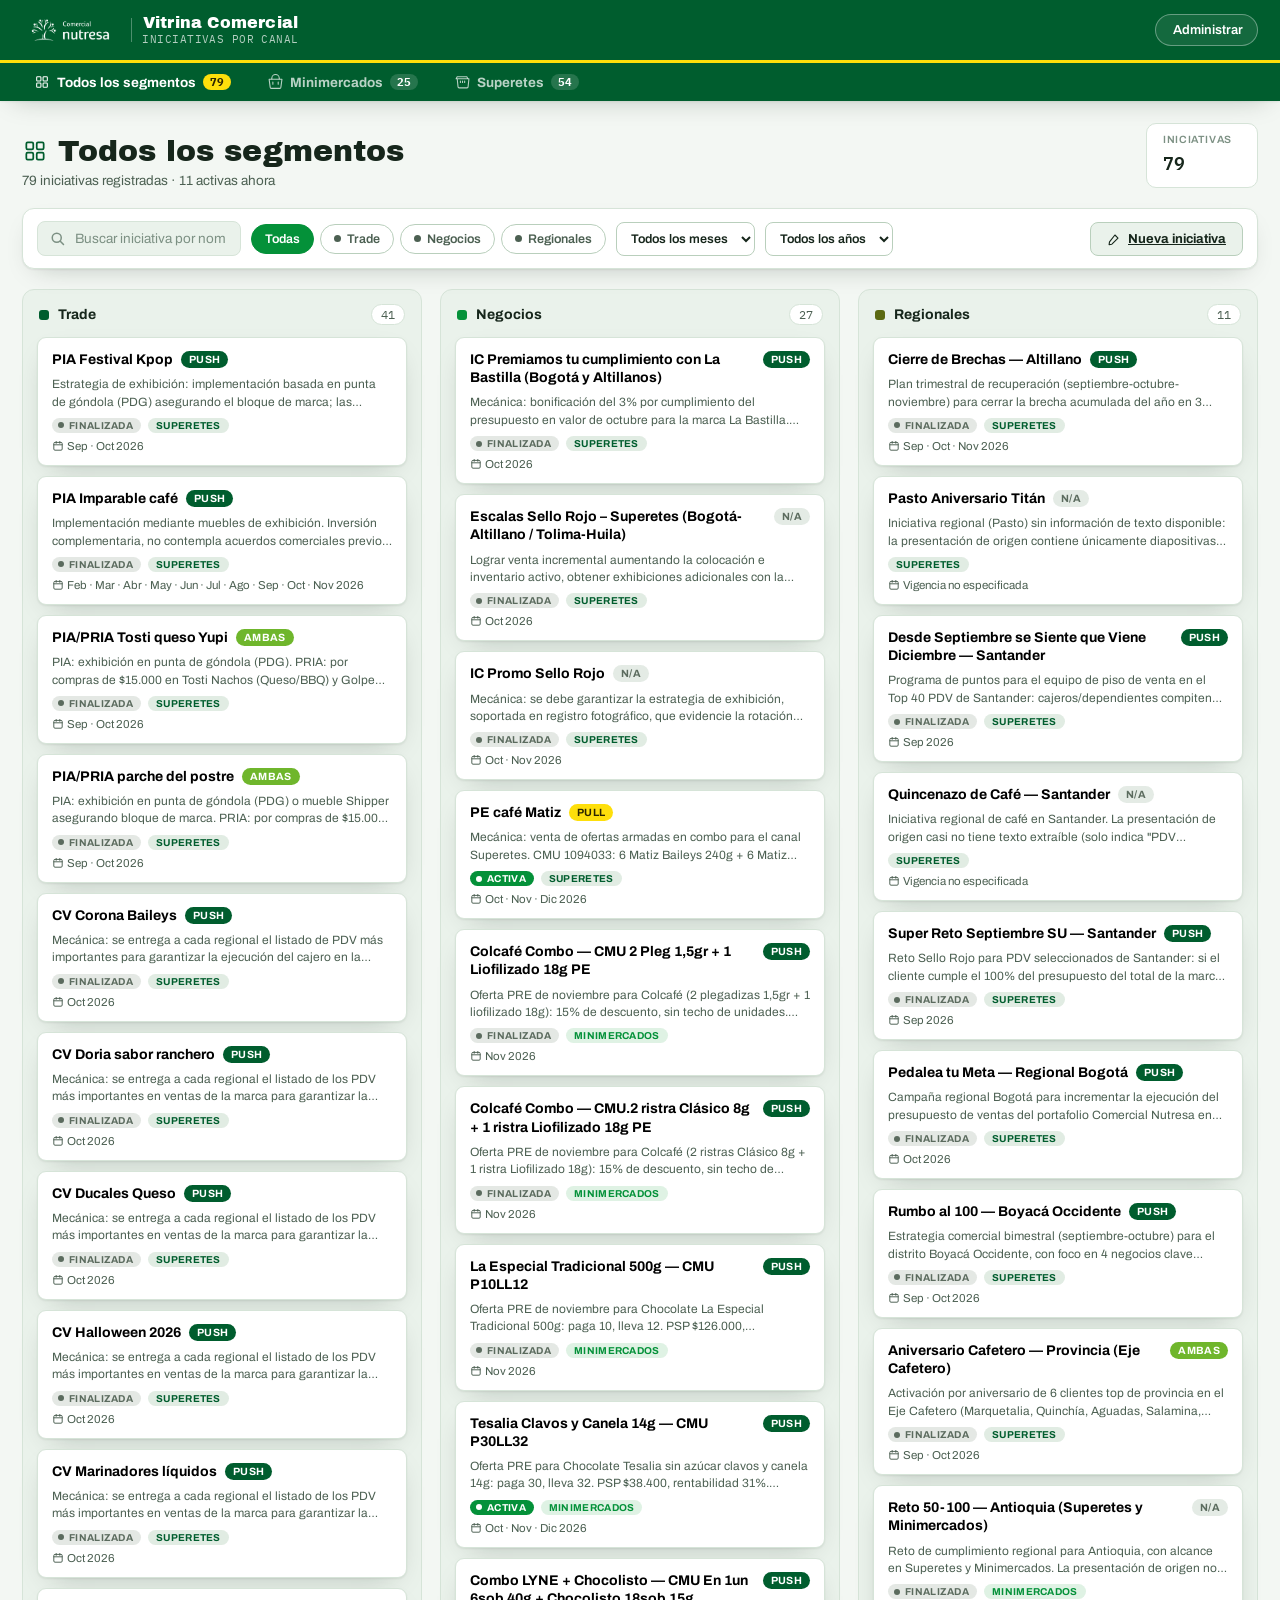
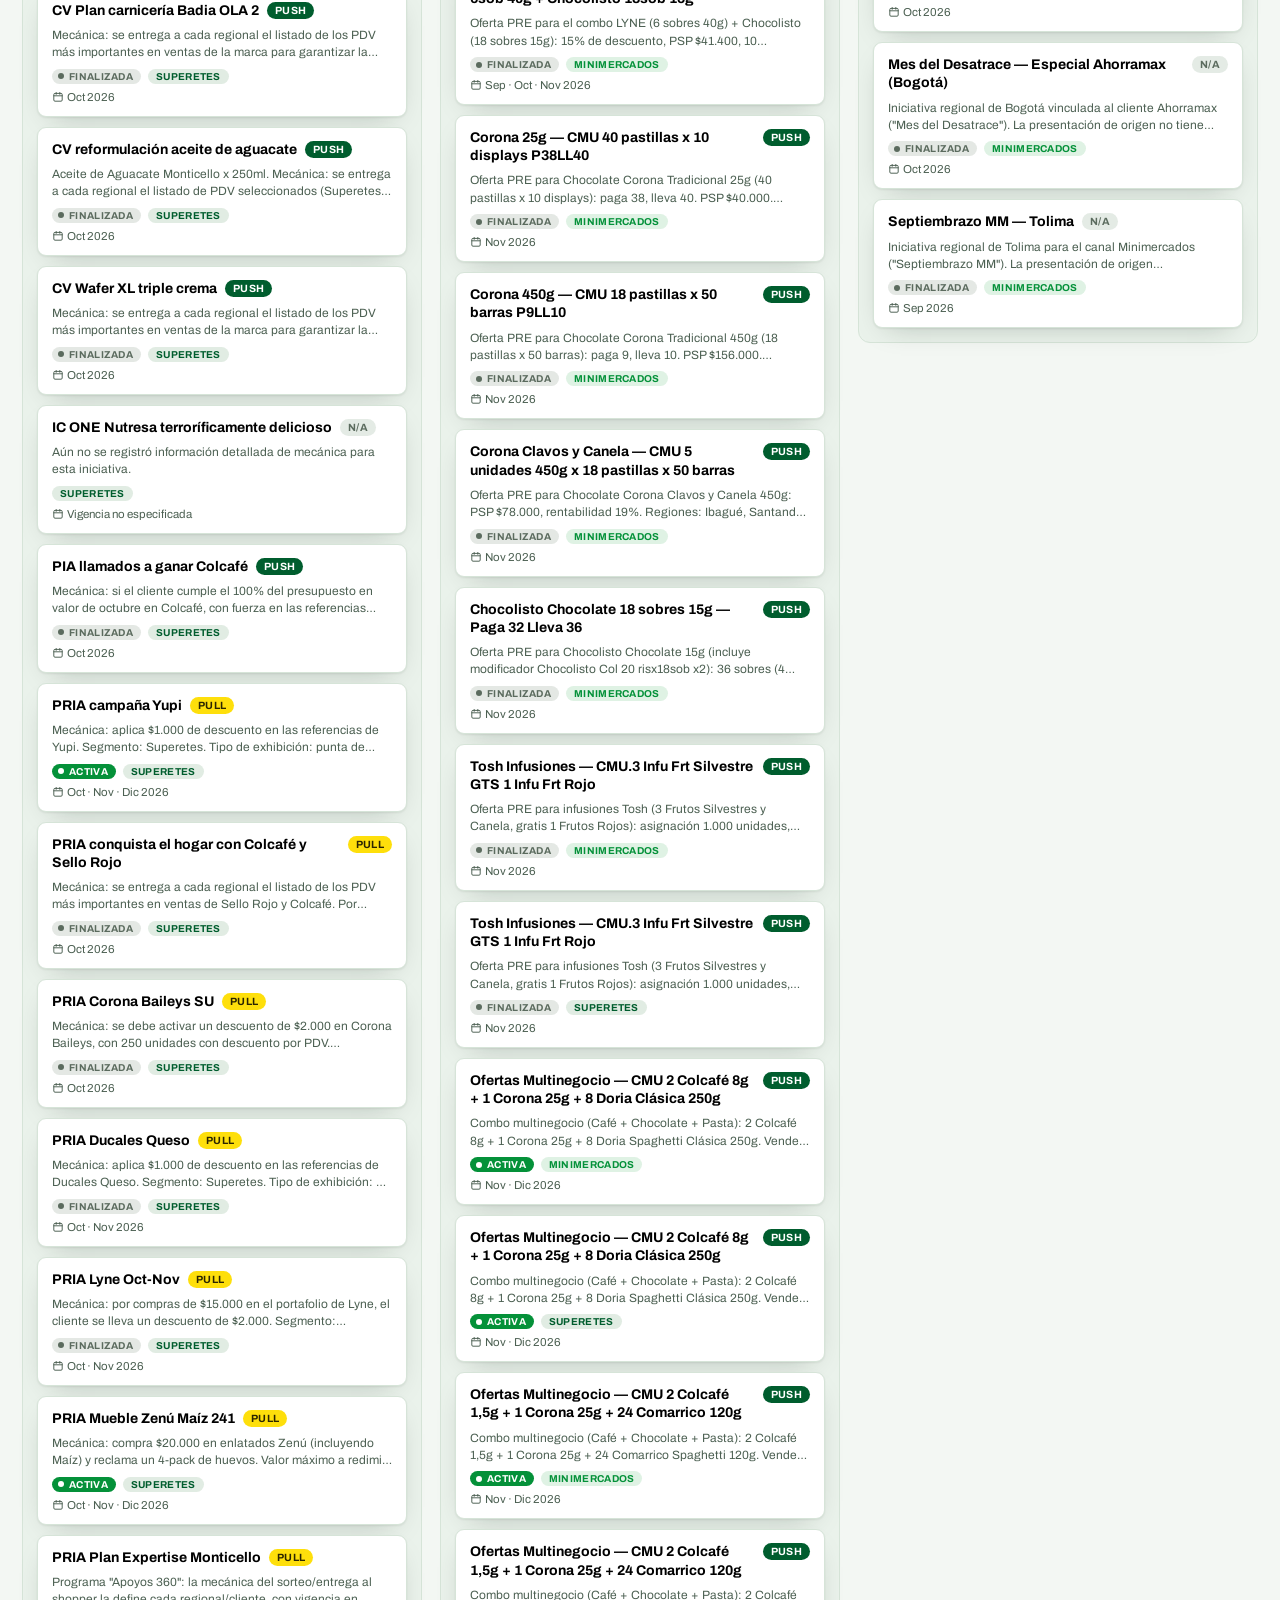
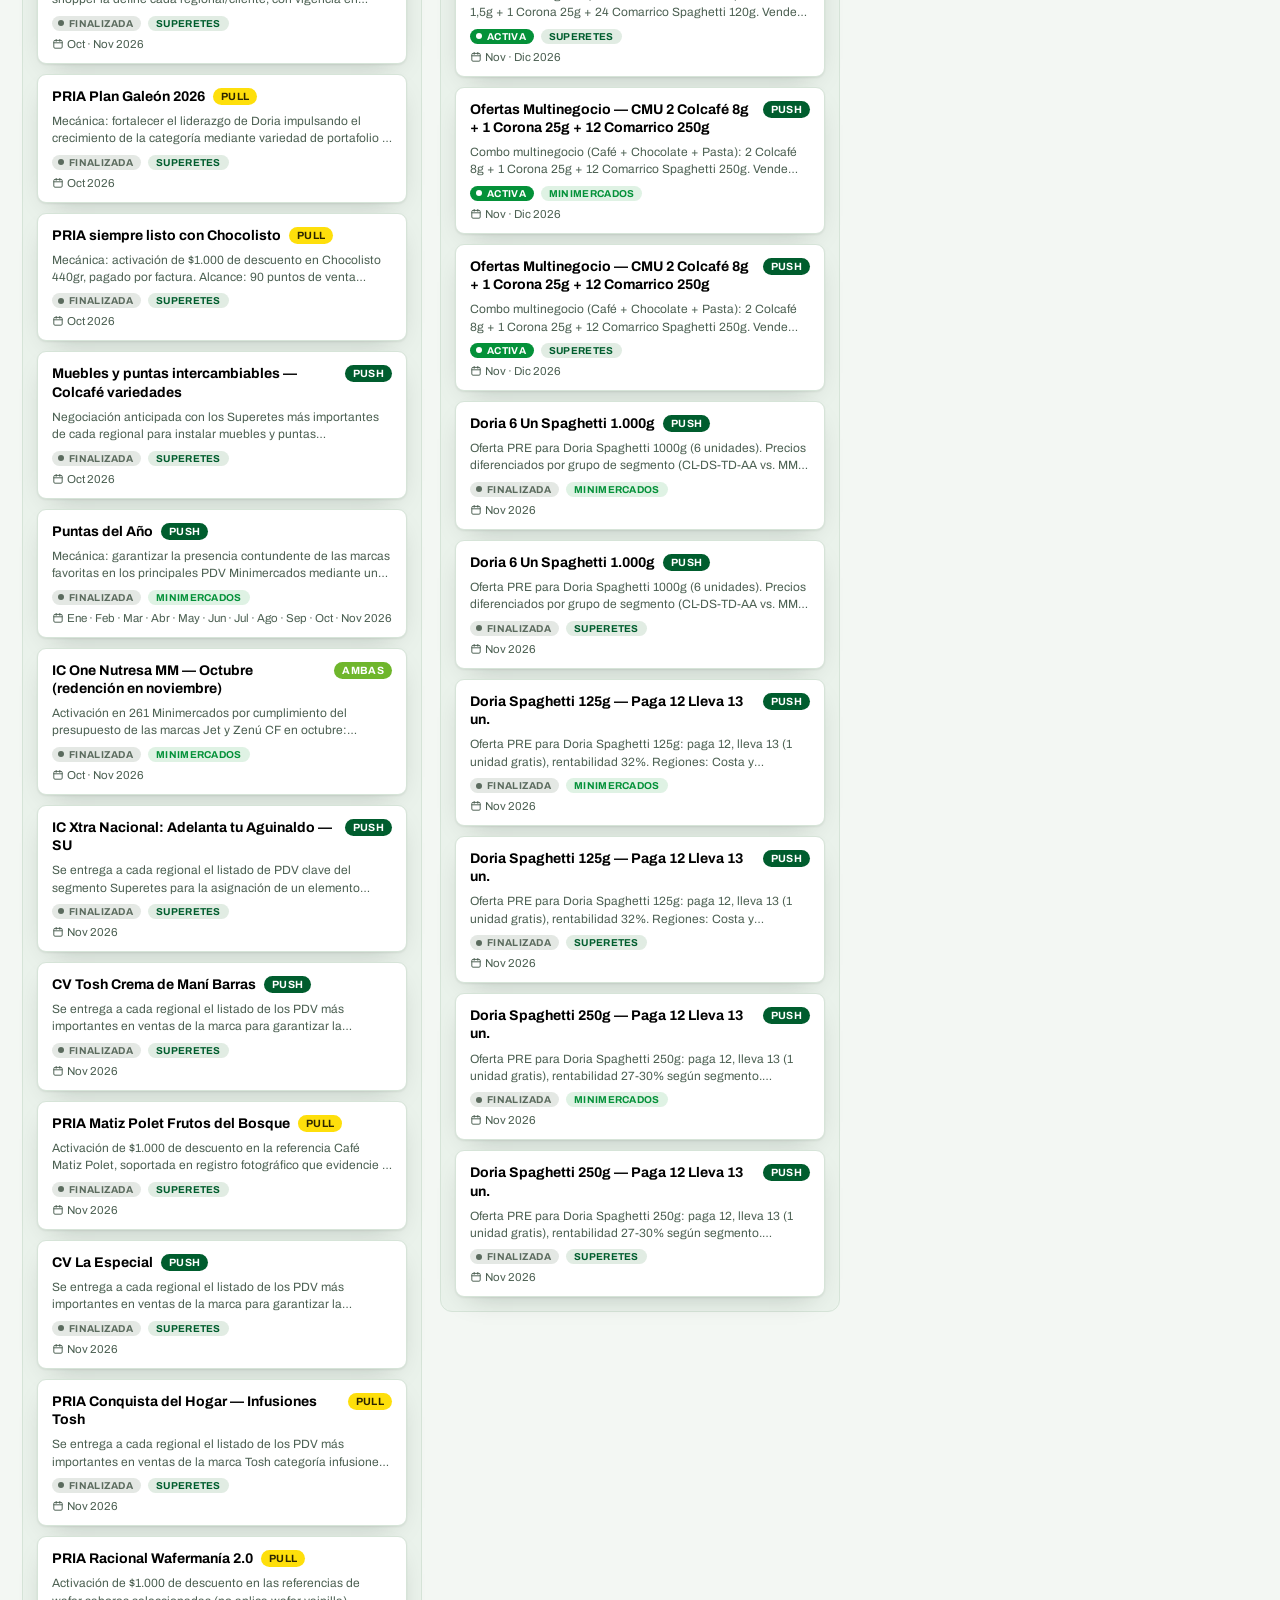
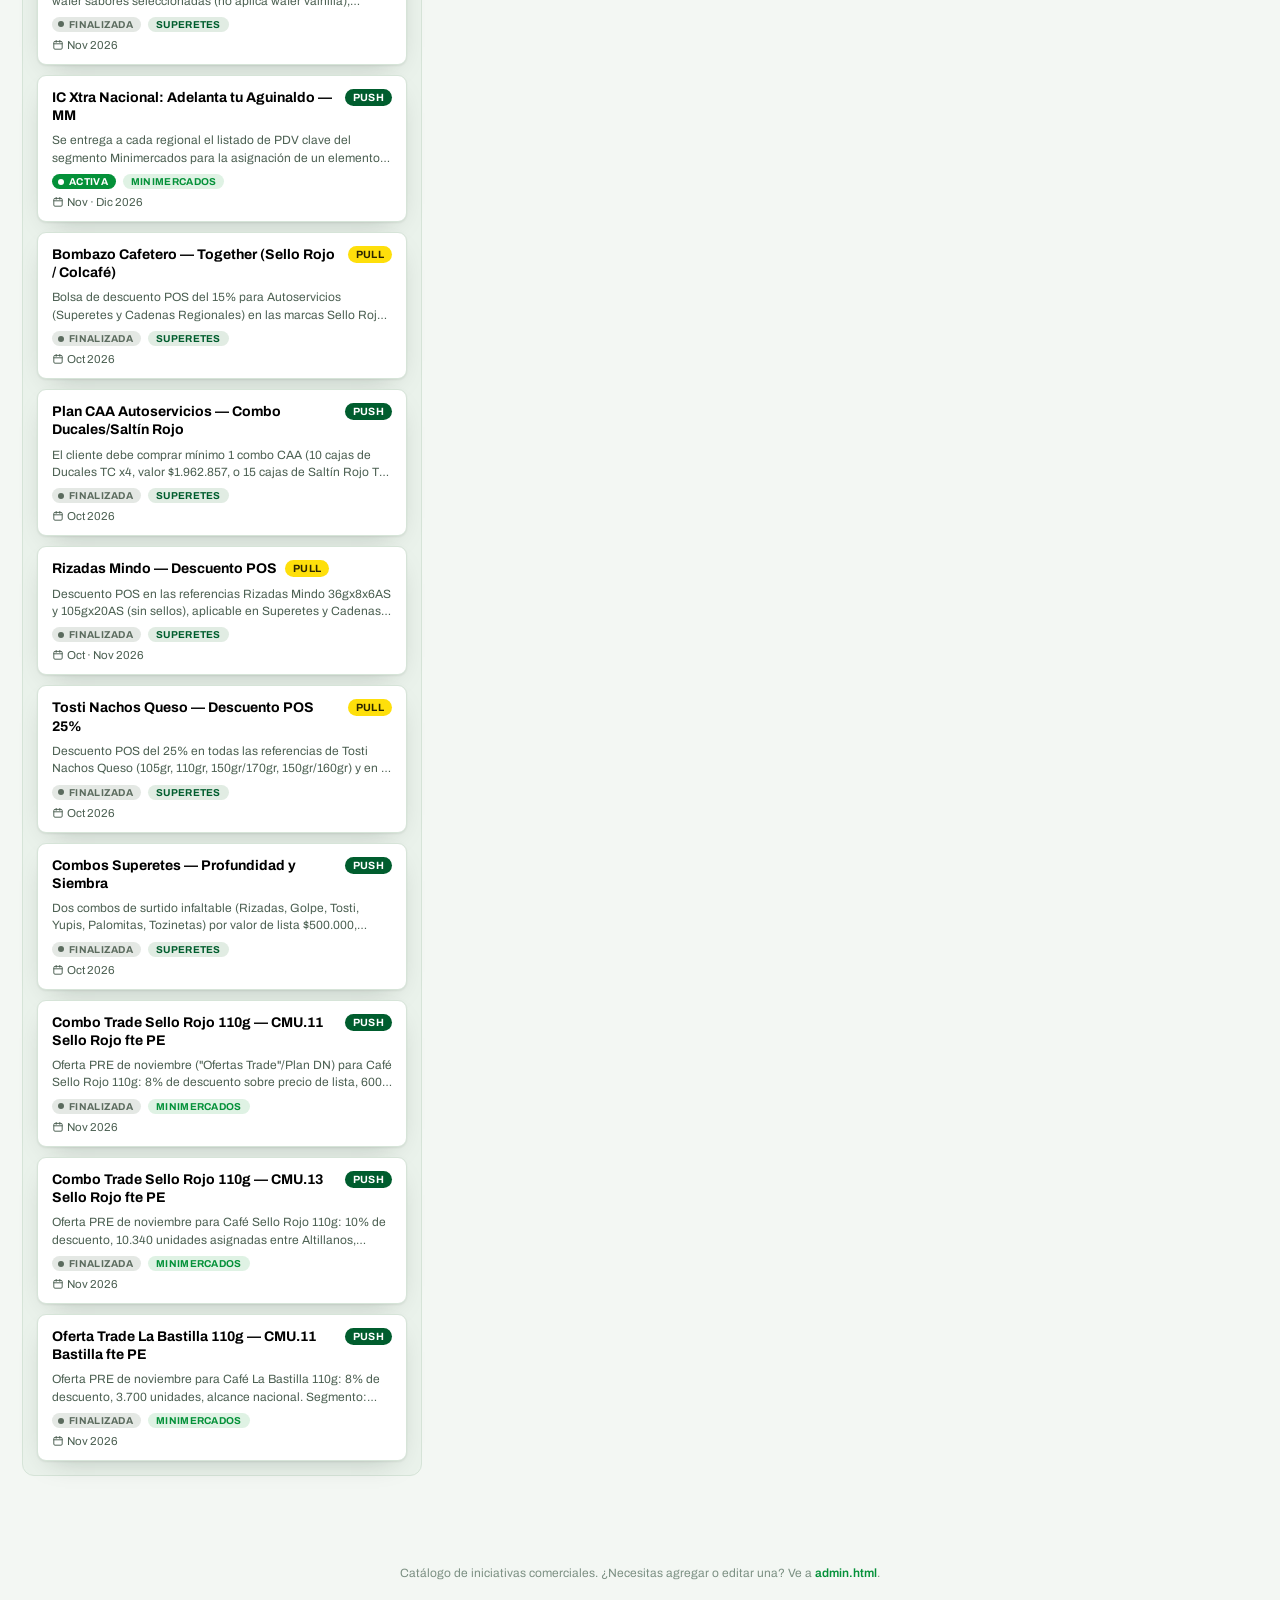
<file: index.html>
<!DOCTYPE html>
<html lang="es">
<head>
  <meta charset="UTF-8" />
  <meta name="viewport" content="width=device-width, initial-scale=1.0" />
  <title>Vitrina Comercial</title>
  <link rel="manifest" href="manifest.json" />
  <meta name="theme-color" content="#005d2e" />
  <link rel="icon" href="icons/icon-192.png" />
  <link rel="apple-touch-icon" href="icons/icon-192.png" />
  <link rel="preconnect" href="https://fonts.googleapis.com">
  <link rel="stylesheet" href="https://fonts.googleapis.com/css2?family=Archivo:wght@400;500;600;700&family=Archivo+Black&family=IBM+Plex+Mono:wght@400;500;600&display=swap">
  <link rel="stylesheet" href="css/style.css" />
</head>
<body>
  <div id="app"></div>
  <script src="js/app.js"></script>
</body>
</html>
</file>
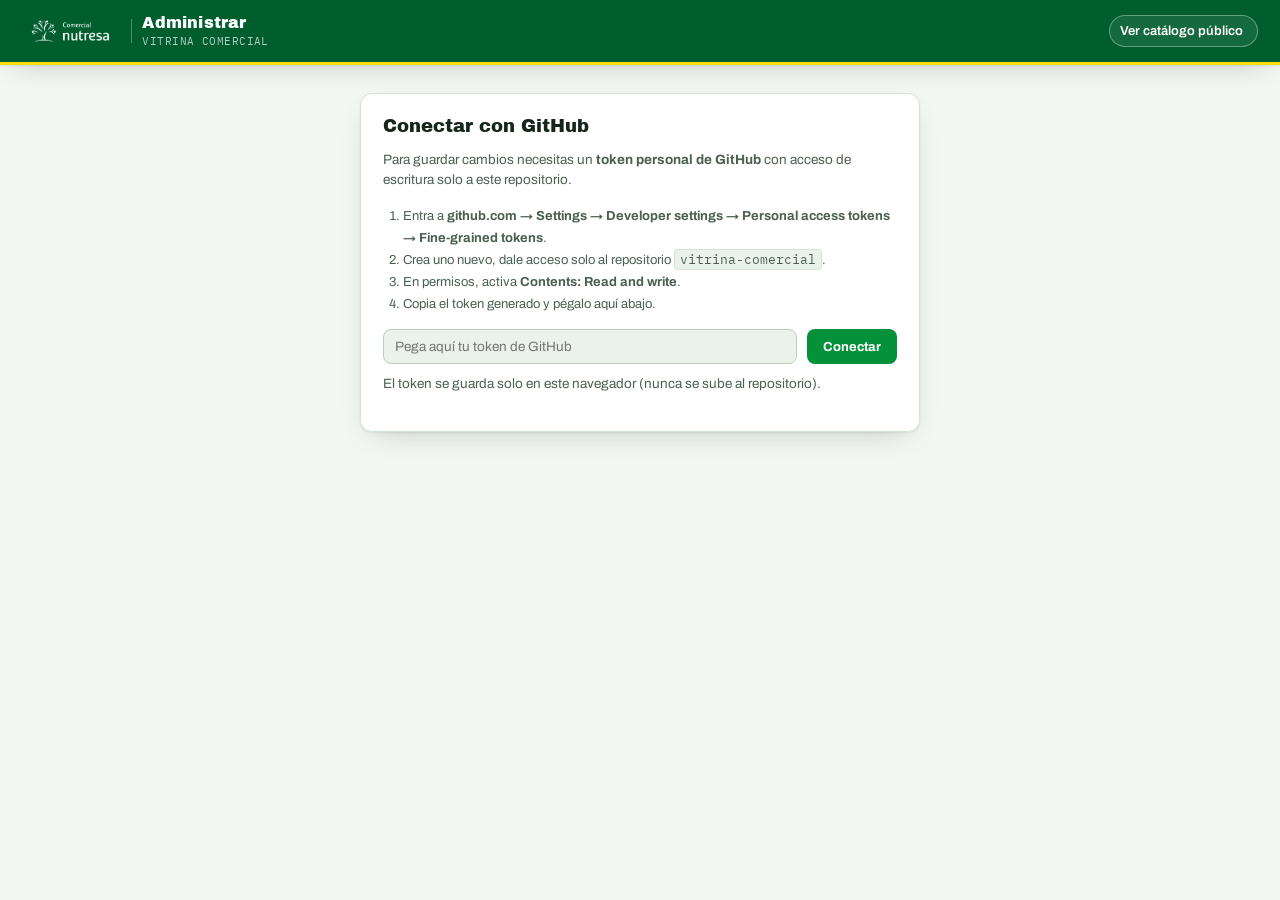
<file: admin.html>
<!DOCTYPE html>
<html lang="es">
<head>
  <meta charset="UTF-8" />
  <meta name="viewport" content="width=device-width, initial-scale=1.0" />
  <title>Administrar Vitrina Comercial</title>
  <link rel="icon" href="icons/icon-192.png" />
  <link rel="preconnect" href="https://fonts.googleapis.com">
  <link rel="stylesheet" href="https://fonts.googleapis.com/css2?family=Archivo:wght@400;500;600;700&family=Archivo+Black&family=IBM+Plex+Mono:wght@400;500;600&display=swap">
  <link rel="stylesheet" href="css/style.css" />
  <link rel="stylesheet" href="css/admin.css" />
</head>
<body>
  <header class="topbar">
    <div class="topbar-inner">
      <div class="brand" style="cursor:default;">
        <img class="brand-logo" src="images/logo-nutresa.png" alt="Nutresa">
        <span class="brand-div"></span>
        <span><span class="brand-name">Administrar</span><br><span class="brand-sub">Vitrina Comercial</span></span>
      </div>
      <div class="topbar-spacer"></div>
      <a class="admin-link" href="index.html">Ver catálogo público</a>
    </div>
  </header>

  <main class="admin-wrap">
    <section id="login-box" class="panel">
      <h2>Conectar con GitHub</h2>
      <p>Para guardar cambios necesitas un <strong>token personal de GitHub</strong> con acceso de escritura solo a este repositorio.</p>
      <ol class="steps">
        <li>Entra a <strong>github.com → Settings → Developer settings → Personal access tokens → Fine-grained tokens</strong>.</li>
        <li>Crea uno nuevo, dale acceso solo al repositorio <code>vitrina-comercial</code>.</li>
        <li>En permisos, activa <strong>Contents: Read and write</strong>.</li>
        <li>Copia el token generado y pégalo aquí abajo.</li>
      </ol>
      <div class="row">
        <input type="password" id="token-input" placeholder="Pega aquí tu token de GitHub" />
        <button id="btn-save-token" class="btn-primary">Conectar</button>
      </div>
      <p class="hint">El token se guarda solo en este navegador (nunca se sube al repositorio).</p>
    </section>

    <section id="app-box" hidden>
      <div class="admin-toolbar">
        <input type="search" id="admin-buscador" placeholder="Buscar iniciativa por nombre o id..." />
        <button id="btn-nuevo" class="btn-primary">+ Nueva iniciativa</button>
        <button id="btn-logout" class="btn-secondary">Cerrar sesión</button>
      </div>

      <div class="admin-layout">
        <div class="panel admin-list" id="admin-list"></div>

        <div class="panel admin-form" id="admin-form-box" hidden>
          <h2 id="form-title">Editar iniciativa</h2>
          <form id="initiative-form">
            <label>Id (único, sin espacios) *
              <input type="text" name="id" required placeholder="ej: t24" />
            </label>
            <label>Nombre de la iniciativa *
              <input type="text" name="nombre" required />
            </label>

            <div class="choice-row">
              <div>
                <span class="section-title">Canal</span>
                <div class="chip-choice" data-field="segmento">
                  <button type="button" data-value="minimercados">Minimercados</button>
                  <button type="button" data-value="superetes">Superetes</button>
                </div>
              </div>
              <div>
                <span class="section-title">Creada por</span>
                <div class="chip-choice" data-field="creador">
                  <button type="button" data-value="trade">Trade</button>
                  <button type="button" data-value="negocio">Negocios</button>
                  <button type="button" data-value="regional">Regionales</button>
                </div>
              </div>
              <div>
                <span class="section-title">Push / Pull</span>
                <div class="chip-choice" data-field="tipo">
                  <button type="button" data-value="push">Push</button>
                  <button type="button" data-value="pull">Pull</button>
                  <button type="button" data-value="push_pull">Ambas</button>
                  <button type="button" data-value="na">N/A</button>
                </div>
              </div>
            </div>

            <label>Resumen / mecánica
              <textarea name="resumen" rows="5"></textarea>
            </label>
            <label>Fecha de vigencia (texto)
              <input type="text" name="vigenciaTexto" placeholder="ej: 1 al 31 de octubre" />
            </label>

            <span class="section-title">Meses activos</span>
            <div class="month-grid" id="month-grid">
              <button type="button" data-m="1">Ene</button><button type="button" data-m="2">Feb</button>
              <button type="button" data-m="3">Mar</button><button type="button" data-m="4">Abr</button>
              <button type="button" data-m="5">May</button><button type="button" data-m="6">Jun</button>
              <button type="button" data-m="7">Jul</button><button type="button" data-m="8">Ago</button>
              <button type="button" data-m="9">Sep</button><button type="button" data-m="10">Oct</button>
              <button type="button" data-m="11">Nov</button><button type="button" data-m="12">Dic</button>
            </div>

            <label>Año
              <input type="number" name="anio" />
            </label>
            <label>Link a la presentación
              <input type="url" name="link" placeholder="https://docs.google.com/presentation/…" />
            </label>

            <div class="imagen-field">
              <span class="section-title">Imagen de la iniciativa (opcional)</span>
              <img id="preview-imagen" src="images/placeholder.svg" alt="" />
              <input type="file" id="file-imagen" accept="image/*" />
              <button type="button" id="btn-quitar-imagen" class="btn-secondary small">Quitar imagen</button>
            </div>

            <div class="form-actions">
              <button type="submit" class="btn-primary" id="btn-guardar">Guardar cambios</button>
              <button type="button" class="btn-danger" id="btn-eliminar">Eliminar iniciativa</button>
              <button type="button" class="btn-secondary" id="btn-cancelar">Cancelar</button>
            </div>
            <p id="form-status" class="hint"></p>
          </form>
        </div>
      </div>
    </section>
  </main>

  <script src="js/admin.js"></script>
</body>
</html>
</file>
<file: css/style.css>
:root{
  /* Paleta corporativa Nutresa — valores exactos de la guía de marca */
  --nutresa-dark:#005d2e; --nutresa-mid:#049139; --nutresa-lime:#c7d421;
  --nutresa-yellow:#fedf0b; --nutresa-light:#6fb62c;
  /* Derivado accesible del lima para texto/íconos (el lima puro falla contraste como texto) */
  --nutresa-olive:#5c6a12;

  --bg:#F3F7F3; --surface:#FFFFFF; --surface-2:#EAF2EB; --surface-3:#DCEADD;
  --ink:#16261B; --ink-dim:#4C6052; --ink-faint:#7C9083;
  --line:#D6E4D8; --line-strong:#B9CFBC;
  --accent:var(--nutresa-mid); --accent-dim:#DCF0E2; --accent-ink:#FFFFFF;

  --push:#FFFFFF; --push-bg:var(--nutresa-dark);
  --pull:#2B2500; --pull-bg:var(--nutresa-yellow);
  --ambas:#FFFFFF; --ambas-bg:var(--nutresa-light);
  --na:#5B6B5E; --na-bg:#E4EBE5;

  --trade:var(--nutresa-dark); --trade-bg:#E1ECE3;
  --negocio:var(--nutresa-mid); --negocio-bg:#DFF2E4;
  --regional:var(--nutresa-olive); --regional-bg:#F4F6D4;

  --status-activa:#FFFFFF; --status-activa-bg:var(--nutresa-mid);
  --status-proxima:#2B2500; --status-proxima-bg:var(--nutresa-yellow);
  --status-finalizada:#5B6B5E; --status-finalizada-bg:#E4E8E4;

  --danger:#A13838; --danger-bg:#F6DEDE;
  --shadow:0 1px 2px rgba(10,30,16,.07),0 10px 28px -14px rgba(10,30,16,.28);
  --radius:12px;
}
@media (prefers-color-scheme: dark){
  :root:not([data-theme="light"]){
    --bg:#0E1612; --surface:#16211A; --surface-2:#1C2920; --surface-3:#243226;
    --ink:#E7EFE8; --ink-dim:#A9BBAD; --ink-faint:#74887A;
    --line:#2B3A2E; --line-strong:#3C4F3F;
    --accent:#3FCB7A; --accent-dim:#1C3326; --accent-ink:#06130C;

    --push:#0B1C12; --push-bg:#5FD993;
    --pull:#2B2500; --pull-bg:var(--nutresa-yellow);
    --ambas:#0B1C12; --ambas-bg:#8FD95E;
    --na:#A7AFA2; --na-bg:#242B25;

    --trade:#6FE0A0; --trade-bg:#1C3326;
    --negocio:#5FD993; --negocio-bg:#1A3024;
    --regional:#D8E35A; --regional-bg:#2C3016;

    --status-activa:#0B1C12; --status-activa-bg:#5FD993;
    --status-proxima:#2B2500; --status-proxima-bg:var(--nutresa-yellow);
    --status-finalizada:#A7AFA2; --status-finalizada-bg:#262B25;

    --danger:#E09292; --danger-bg:#3A2020;
    --shadow:0 1px 2px rgba(0,0,0,.4),0 10px 28px -14px rgba(0,0,0,.7);
  }
}
:root[data-theme="dark"]{
  --bg:#0E1612; --surface:#16211A; --surface-2:#1C2920; --surface-3:#243226;
  --ink:#E7EFE8; --ink-dim:#A9BBAD; --ink-faint:#74887A;
  --line:#2B3A2E; --line-strong:#3C4F3F;
  --accent:#3FCB7A; --accent-dim:#1C3326; --accent-ink:#06130C;

  --push:#0B1C12; --push-bg:#5FD993;
  --pull:#2B2500; --pull-bg:var(--nutresa-yellow);
  --ambas:#0B1C12; --ambas-bg:#8FD95E;
  --na:#A7AFA2; --na-bg:#242B25;

  --trade:#6FE0A0; --trade-bg:#1C3326;
  --negocio:#5FD993; --negocio-bg:#1A3024;
  --regional:#D8E35A; --regional-bg:#2C3016;

  --status-activa:#0B1C12; --status-activa-bg:#5FD993;
  --status-proxima:#2B2500; --status-proxima-bg:var(--nutresa-yellow);
  --status-finalizada:#A7AFA2; --status-finalizada-bg:#262B25;

  --danger:#E09292; --danger-bg:#3A2020;
  --shadow:0 1px 2px rgba(0,0,0,.4),0 10px 28px -14px rgba(0,0,0,.7);
}

*{box-sizing:border-box;}
html,body{height:100%;}
body{
  margin:0; background:var(--bg); color:var(--ink);
  font-family:'Archivo',system-ui,sans-serif;
  -webkit-font-smoothing:antialiased;
}
h1,h2,h3{font-family:'Archivo Black',system-ui,sans-serif; font-weight:400; margin:0;}
.mono{font-family:'IBM Plex Mono',ui-monospace,monospace; font-variant-numeric:tabular-nums;}
a{color:inherit;}
button{font-family:inherit;}
::selection{background:var(--accent); color:var(--accent-ink);}
:focus-visible{outline:2px solid var(--accent); outline-offset:2px;}
@media (prefers-reduced-motion: reduce){ *{animation-duration:.001ms !important; transition-duration:.001ms !important;} }

#app{min-height:100vh; display:flex; flex-direction:column;}

/* ---------- header + tabs ---------- */
.topbar{
  background:var(--nutresa-dark); color:#fff;
  position:sticky; top:0; z-index:20; box-shadow:var(--shadow);
}
.topbar-inner{
  display:flex; align-items:center; gap:14px; padding:14px 22px;
  border-bottom:3px solid var(--nutresa-yellow);
}
.brand{display:flex; align-items:center; gap:10px; cursor:pointer; background:none; border:none; padding:0; color:inherit;}
.brand-logo{height:28px; width:auto; flex:none; filter:brightness(0) invert(1);}
.brand-div{width:1px; height:24px; background:rgba(255,255,255,.3);}
.brand-name{font-family:'Archivo Black'; font-size:16px; letter-spacing:.2px;}
.brand-sub{font-size:11px; color:rgba(255,255,255,.7); font-family:'IBM Plex Mono'; letter-spacing:.04em; text-transform:uppercase;}
.topbar-spacer{flex:1;}
.admin-link{
  display:flex; align-items:center; gap:7px; border:1px solid rgba(255,255,255,.35);
  background:rgba(255,255,255,.08); color:#fff; border-radius:999px; padding:8px 14px 8px 10px;
  font-size:13px; font-weight:600; text-decoration:none;
}
.admin-link:hover{background:rgba(255,255,255,.18);}

.tabbar{display:flex; gap:4px; padding:0 18px; overflow-x:auto; background:var(--nutresa-dark);}
.tab{
  display:flex; align-items:center; gap:7px; padding:11px 16px; border:none; background:none;
  color:rgba(255,255,255,.72); font-size:13.5px; font-weight:700; cursor:pointer; white-space:nowrap;
  border-bottom:3px solid transparent; margin-bottom:-3px;
}
.tab svg{width:16px; height:16px;}
.tab .tab-count{
  font-family:'IBM Plex Mono'; font-size:11px; background:rgba(255,255,255,.15); border-radius:999px;
  padding:1px 7px; color:#fff;
}
.tab[data-active="true"]{color:#fff; border-bottom-color:var(--nutresa-yellow);}
.tab[data-active="true"] .tab-count{background:var(--nutresa-yellow); color:#2B2500;}
.tab:hover{color:#fff;}

main{flex:1; width:100%;}

/* ---------- segment view ---------- */
.segview{max-width:1320px; margin:0 auto; padding:22px 22px 90px;}
.segview-head{display:flex; flex-wrap:wrap; align-items:flex-end; justify-content:space-between; gap:18px; margin-bottom:20px;}
.segview-title{font-size:clamp(22px,3vw,30px); display:flex; align-items:center; gap:10px;}
.segview-title svg{width:26px; height:26px; color:var(--seg-color,var(--nutresa-dark));}
.segview-sub{color:var(--ink-dim); font-size:13.5px; margin-top:6px;}

.kpis{display:flex; gap:10px; flex-wrap:wrap;}
.kpi{background:var(--surface); border:1px solid var(--line); border-radius:10px; padding:10px 16px; min-width:112px;}
.kpi-label{font-size:10.5px; text-transform:uppercase; letter-spacing:.06em; color:var(--ink-faint); font-weight:600;}
.kpi-value{font-family:'IBM Plex Mono'; font-size:18px; font-weight:600; margin-top:2px;}

.toolbar{
  display:flex; flex-wrap:wrap; gap:10px; align-items:center;
  background:var(--surface); border:1px solid var(--line); border-radius:var(--radius);
  padding:12px 14px; margin-bottom:20px; position:sticky; top:98px; z-index:10; box-shadow:var(--shadow);
}
.search-box{display:flex; align-items:center; gap:8px; background:var(--surface-2); border:1px solid var(--line); border-radius:8px; padding:8px 12px; flex:1; min-width:180px;}
.search-box svg{width:15px; height:15px; color:var(--ink-faint); flex:none;}
.search-box input{border:none; background:none; outline:none; font-size:13.5px; color:var(--ink); width:100%; font-family:inherit;}
.search-box input::placeholder{color:var(--ink-faint);}

.pillgroup{display:flex; gap:6px; flex-wrap:wrap;}
.pill{border:1px solid var(--line-strong); background:var(--surface); color:var(--ink-dim); border-radius:999px; padding:7px 13px; font-size:12.5px; font-weight:600; cursor:pointer; display:flex; align-items:center; gap:6px;}
.pill[data-active="true"]{background:var(--pill-color,var(--accent)); border-color:var(--pill-color,var(--accent)); color:var(--accent-ink);}
.pill .dot{width:7px; height:7px; border-radius:50%; background:currentColor;}

.selectbox{border:1px solid var(--line-strong); background:var(--surface); color:var(--ink); border-radius:8px; padding:8px 10px; font-size:12.5px; font-family:inherit; font-weight:600; cursor:pointer;}
.toolbar-spacer{flex:1;}
.btn{display:inline-flex; align-items:center; gap:7px; border:none; border-radius:8px; padding:9px 16px; font-size:13px; font-weight:700; cursor:pointer; white-space:nowrap;}
.btn-primary{background:var(--accent); color:var(--accent-ink);}
.btn-primary:hover{filter:brightness(1.06);}
.btn-ghost{background:var(--surface-2); color:var(--ink); border:1px solid var(--line-strong);}
.btn-ghost:hover{border-color:var(--accent); color:var(--accent);}
.btn svg{width:14px; height:14px;}

.board{display:grid; grid-template-columns:repeat(3,1fr); gap:18px; align-items:start;}
@media (max-width:980px){.board{grid-template-columns:1fr;}}

.lane{background:var(--surface-2); border:1px solid var(--line); border-radius:var(--radius); padding:14px; min-height:120px;}
.lane-head{display:flex; align-items:center; gap:9px; margin-bottom:12px; padding:0 2px;}
.lane-tag{width:10px; height:10px; border-radius:3px; background:var(--lane-color);}
.lane-title{font-weight:700; font-size:14px;}
.lane-count{margin-left:auto; font-family:'IBM Plex Mono'; font-size:11.5px; color:var(--ink-dim); background:var(--surface); border:1px solid var(--line); border-radius:999px; padding:2px 9px;}
.lane-cards{display:flex; flex-direction:column; gap:10px;}
.lane-empty{color:var(--ink-faint); font-size:12.5px; padding:18px 6px; text-align:center; border:1px dashed var(--line-strong); border-radius:8px;}

.card{background:var(--surface); border:1px solid var(--line); border-radius:9px; padding:13px 14px; cursor:pointer; text-align:left; width:100%; display:flex; flex-direction:column; gap:7px; transition:border-color .12s ease, transform .12s ease; box-shadow:var(--shadow);}
.card:hover{border-color:var(--lane-color,var(--accent)); transform:translateY(-1px);}
.card-top{display:flex; align-items:flex-start; justify-content:space-between; gap:8px;}
.card-name{font-size:14px; font-weight:700; line-height:1.3;}
.badge{flex:none; font-size:10.5px; font-weight:700; text-transform:uppercase; letter-spacing:.03em; padding:3px 8px; border-radius:999px; white-space:nowrap;}
.card-resumen{font-size:12px; color:var(--ink-dim); line-height:1.45; display:-webkit-box; -webkit-line-clamp:2; -webkit-box-orient:vertical; overflow:hidden;}
.card-meta-row{display:flex; align-items:center; flex-wrap:wrap; gap:7px;}
.card-meta{display:flex; align-items:center; gap:10px; font-size:11.5px; color:var(--ink-dim);}
.card-meta svg{width:12px; height:12px; vertical-align:-2px; margin-right:3px;}
.status-dot{display:inline-flex; align-items:center; gap:5px; font-size:10px; font-weight:700; text-transform:uppercase; letter-spacing:.03em; padding:2px 8px 2px 6px; border-radius:999px;}
.status-dot::before{content:''; width:6px; height:6px; border-radius:50%; background:currentColor;}
.seg-chip{font-size:10px; font-weight:700; text-transform:uppercase; letter-spacing:.03em; padding:2px 8px; border-radius:999px; background:var(--surface-3); color:var(--ink-dim);}

.empty-state{text-align:center; padding:70px 20px; color:var(--ink-dim); max-width:460px; margin:0 auto;}
.empty-state svg{width:40px; height:40px; color:var(--ink-faint); margin-bottom:14px;}
.empty-state h3{font-size:18px; margin-bottom:8px; color:var(--ink);}
.empty-state p{font-size:13.5px; line-height:1.5; margin-bottom:6px;}

/* ---------- overlay / drawer ---------- */
.overlay{position:fixed; inset:0; background:rgba(6,16,10,.45); z-index:40; opacity:0; pointer-events:none; transition:opacity .18s ease;}
.overlay[data-open="true"]{opacity:1; pointer-events:auto;}
.drawer{position:fixed; top:0; right:0; height:100%; width:min(460px,100%); background:var(--surface); z-index:41; box-shadow:-18px 0 40px -20px rgba(0,0,0,.4); transform:translateX(100%); transition:transform .2s ease; display:flex; flex-direction:column;}
.drawer[data-open="true"]{transform:translateX(0);}
.drawer-head{display:flex; align-items:flex-start; gap:10px; padding:18px 18px 14px; border-bottom:1px solid var(--line);}
.drawer-head-main{flex:1; min-width:0;}
.drawer-close{border:1px solid var(--line-strong); background:var(--surface-2); border-radius:8px; width:30px; height:30px; display:flex; align-items:center; justify-content:center; cursor:pointer; color:var(--ink); flex:none;}
.drawer-body{flex:1; overflow-y:auto; padding:18px;}
.drawer-foot{padding:14px 18px; border-top:1px solid var(--line); display:flex; gap:10px;}

.tagrow{display:flex; flex-wrap:wrap; gap:7px; margin-top:8px;}
.chip{font-size:11px; font-weight:700; text-transform:uppercase; letter-spacing:.03em; padding:4px 9px; border-radius:999px;}

.dblock{margin-bottom:20px;}
.dblock-label{font-size:11px; text-transform:uppercase; letter-spacing:.06em; color:var(--ink-faint); font-weight:700; margin-bottom:7px;}
.dblock-text{font-size:13.5px; line-height:1.6; color:var(--ink); white-space:pre-wrap;}
.dimg{width:100%; border-radius:8px; border:1px solid var(--line); display:block; margin-bottom:10px; background:var(--surface-2);}
.link-btn{display:inline-flex; align-items:center; gap:8px; background:var(--accent-dim); color:var(--accent); border-radius:8px; padding:10px 14px; font-weight:700; font-size:13px; text-decoration:none; border:1px solid transparent;}
.link-btn:hover{border-color:var(--accent);}
.meta-foot{font-size:11.5px; color:var(--ink-faint); border-top:1px dashed var(--line); padding-top:12px; margin-top:4px;}

.spinner{width:22px; height:22px; border-radius:50%; border:2.5px solid var(--line-strong); border-top-color:var(--accent); animation:spin .7s linear infinite;}
@keyframes spin{to{transform:rotate(360deg);}}
.boot{display:flex; align-items:center; justify-content:center; gap:10px; padding:120px 20px; color:var(--ink-dim); font-size:13.5px;}

.footer-note{max-width:1320px; margin:0 auto; padding:0 24px 40px; color:var(--ink-faint); font-size:12px; text-align:center;}
.footer-note a{color:var(--accent); font-weight:600; text-decoration:none;}
.footer-note a:hover{text-decoration:underline;}

::-webkit-scrollbar{width:10px; height:10px;}
::-webkit-scrollbar-thumb{background:var(--line-strong); border-radius:6px;}
</file>
<file: css/admin.css>
.admin-wrap{max-width:1180px; margin:0 auto; padding:28px 22px 80px;}
.panel{background:var(--surface); border:1px solid var(--line); border-radius:var(--radius); padding:22px; box-shadow:var(--shadow);}
.panel h2{font-size:18px; margin-bottom:10px;}
.panel p{font-size:13.5px; color:var(--ink-dim); line-height:1.55;}
.steps{font-size:13px; color:var(--ink-dim); line-height:1.7; padding-left:20px;}
.steps code{background:var(--surface-2); border:1px solid var(--line); border-radius:4px; padding:1px 5px; font-family:'IBM Plex Mono';}
#login-box{max-width:560px; margin:0 auto;}
.row{display:flex; gap:10px; margin-top:14px;}
.row input{flex:1;}
.hint{font-size:12px; color:var(--ink-faint); margin-top:10px;}

input[type=text],input[type=password],input[type=number],input[type=url],input[type=search],textarea{
  width:100%; border:1px solid var(--line-strong); background:var(--surface-2); color:var(--ink);
  border-radius:8px; padding:9px 11px; font-size:13.5px; font-family:inherit;
}
textarea{line-height:1.5; resize:vertical;}
label{display:block; font-size:12px; font-weight:700; text-transform:uppercase; letter-spacing:.04em; color:var(--ink-dim); margin-bottom:14px;}
label > input, label > textarea{margin-top:6px; text-transform:none; font-weight:400; letter-spacing:normal;}
.section-title{display:block; font-size:12px; font-weight:700; text-transform:uppercase; letter-spacing:.04em; color:var(--ink-dim); margin-bottom:6px;}

.btn-primary,.btn-secondary,.btn-danger{
  border:none; border-radius:8px; padding:9px 16px; font-size:13px; font-weight:700; cursor:pointer; font-family:inherit;
}
.btn-primary{background:var(--accent); color:var(--accent-ink);}
.btn-primary:hover{filter:brightness(1.06);}
.btn-secondary{background:var(--surface-2); color:var(--ink); border:1px solid var(--line-strong) !important;}
.btn-secondary:hover{border-color:var(--accent); color:var(--accent);}
.btn-danger{background:var(--danger-bg); color:var(--danger);}
.btn-danger:hover{filter:brightness(0.96);}
.small{padding:6px 11px; font-size:12px;}

.admin-toolbar{display:flex; gap:10px; align-items:center; margin-bottom:18px; flex-wrap:wrap;}
.admin-toolbar input[type=search]{flex:1; min-width:200px;}

.admin-layout{display:grid; grid-template-columns:280px 1fr; gap:18px; align-items:start;}
@media (max-width:820px){.admin-layout{grid-template-columns:1fr;}}

.admin-list{max-height:72vh; overflow-y:auto; padding:10px; display:flex; flex-direction:column; gap:4px;}
.admin-list .item{padding:10px 12px; border-radius:8px; cursor:pointer; border:1px solid transparent;}
.admin-list .item:hover{background:var(--surface-2);}
.admin-list .item.active{background:var(--accent-dim); border-color:var(--accent);}
.admin-list .item .codigo{font-family:'IBM Plex Mono'; font-size:11px; color:var(--ink-faint); margin-top:2px;}

.admin-form{padding:22px;}
.choice-row{display:flex; gap:18px; flex-wrap:wrap; margin-bottom:16px;}
.choice-row > div{flex:1; min-width:150px;}
.chip-choice{display:flex; gap:6px; flex-wrap:wrap;}
.chip-choice button{
  border:1px solid var(--line-strong); background:var(--surface-2); color:var(--ink-dim); border-radius:999px;
  padding:7px 13px; font-size:12px; font-weight:600; cursor:pointer; font-family:inherit;
}
.chip-choice button.active{background:var(--accent); border-color:var(--accent); color:var(--accent-ink);}

.month-grid{display:grid; grid-template-columns:repeat(6,1fr); gap:6px; margin-bottom:16px;}
.month-grid button{
  border:1px solid var(--line-strong); background:var(--surface-2); color:var(--ink-dim); border-radius:6px;
  padding:7px 0; font-size:11.5px; font-weight:700; cursor:pointer; font-family:'IBM Plex Mono';
}
.month-grid button.active{background:var(--accent); border-color:var(--accent); color:var(--accent-ink);}

.imagen-field{margin-bottom:18px;}
.imagen-field img{width:100%; max-width:320px; border-radius:8px; border:1px solid var(--line); display:block; margin:8px 0; background:var(--surface-2);}

.checkbox-row{display:flex; align-items:center; gap:8px; text-transform:none; font-weight:600; font-size:13px; color:var(--ink); cursor:pointer;}
.checkbox-row input{width:auto; margin:0;}


.form-actions{display:flex; gap:10px; margin-top:6px; flex-wrap:wrap;}
#form-status{min-height:16px;}
</file>
